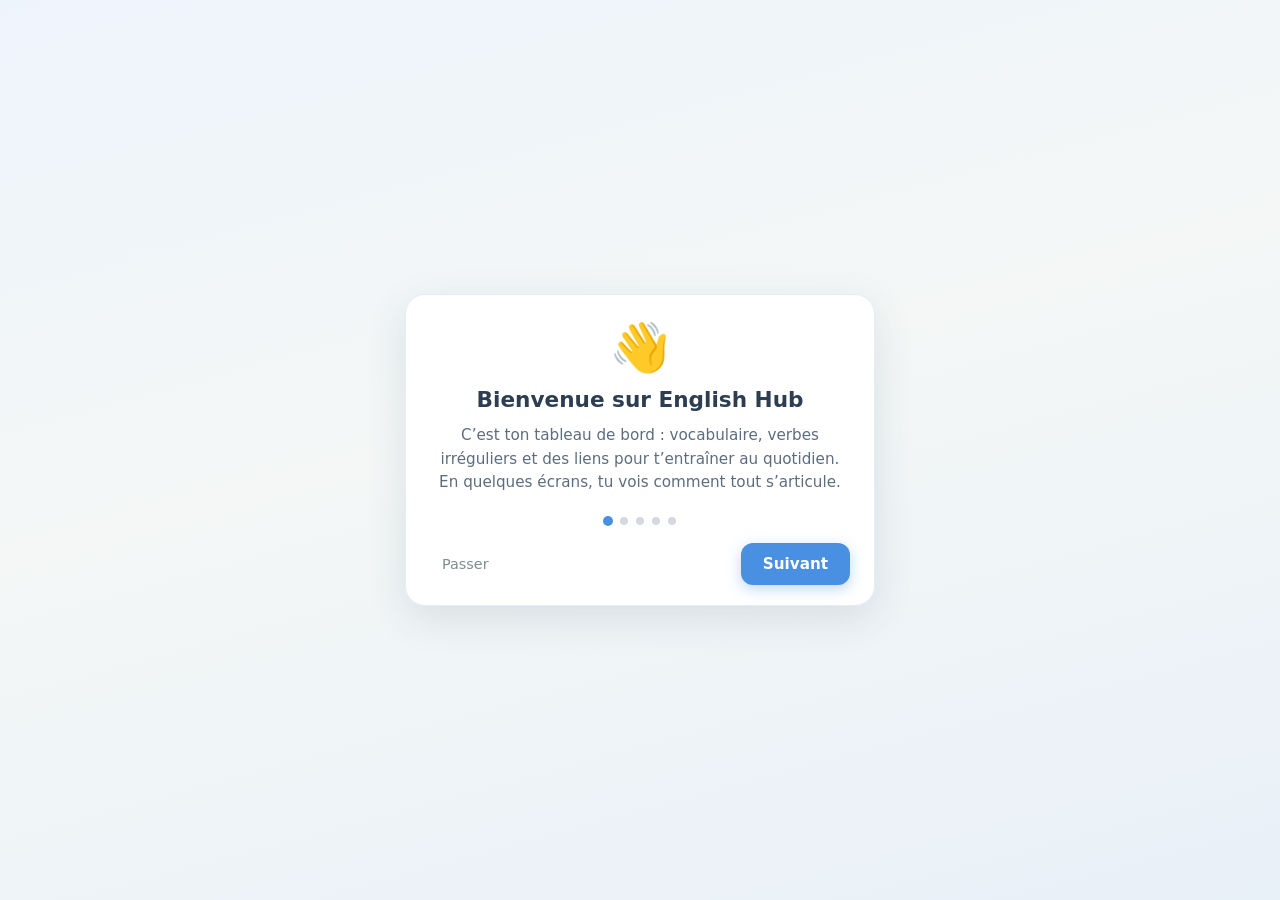
<file: index.html>
<!DOCTYPE html>
<html lang="fr">
<head>
    <meta charset="UTF-8">
    <meta name="viewport" content="width=device-width, initial-scale=1.0, maximum-scale=1.0, user-scalable=no">
    <title>English Hub</title>
    <script>
    (function () {
        try {
            if (localStorage.getItem('learnEnglish_onboarding_v1') === '1') {
                document.documentElement.classList.add('onboarding-done');
            }
        } catch (e) { /* private mode / denied */ }
    })();
    </script>
    <style>
    :root {
        --primary: #4a90e2;
        --secondary: #9b59b6;
        --bbc-red: #bb1919;
        --reading-orange: #e67e22;
        --dark: #2c3e50;
        --light: #f4f7f6;
        --white: #ffffff;
    }

    body {
        font-family: 'Segoe UI', system-ui, sans-serif;
        background: var(--light);
        margin: 0;
        padding: 20px;
        color: var(--dark);
    }

    .hub-container {
        max-width: 600px;
        margin: 0 auto;
    }

    h1 {
        font-size: 1.8rem;
        text-align: center;
        margin-bottom: 5px;
    }

    .subtitle {
        text-align: center;
        color: #7f8c8d;
        margin-bottom: 30px;
        font-size: 1rem;
    }

    .cards-grid {
        display: flex;
        flex-direction: column;
        gap: 15px;
    }

    .card {
        background: var(--white);
        border-radius: 16px;
        padding: 20px;
        box-shadow: 0 4px 15px rgba(0,0,0,0.05);
        transition: transform 0.2s;
        text-decoration: none;
        color: inherit;
        display: grid;
        grid-template-columns: 60px 1fr;
        align-items: center;
        border: 2px solid transparent;
    }

    .card:active { transform: scale(0.98); }

    .icon {
        font-size: 35px;
        display: flex;
        justify-content: center;
    }

    .card-content { padding-left: 10px; }

    h2 {
        margin: 0;
        font-size: 1.1rem;
    }

    p {
        color: #666;
        font-size: 0.85rem;
        margin: 5px 0 0 0;
        line-height: 1.3;
    }

    .card.vocab:hover, .card.vocab:active { border-color: var(--primary); }
    .card.verbs:hover, .card.verbs:active { border-color: var(--secondary); }
    .card.video:hover, .card.video:active { border-color: var(--bbc-red); }
    .card.reading:hover, .card.reading:active { border-color: var(--reading-orange); }

    .footer-info {
        text-align: center;
        margin-top: 40px;
        font-size: 0.75rem;
        color: #bdc3c7;
    }

    .footer-info button {
        display: block;
        margin: 10px auto 0;
        background: none;
        border: none;
        color: #95a5a6;
        font-size: inherit;
        font-family: inherit;
        text-decoration: underline;
        cursor: pointer;
        padding: 4px 8px;
    }

    .footer-info button:hover { color: var(--primary); }

    .footer-version {
        display: block;
        margin-top: 8px;
        opacity: 0.6;
        font-size: 0.7rem;
    }

    /* Onboarding */
    html.onboarding-done #onboarding-screen {
        display: none !important;
    }

    #onboarding-screen {
        position: fixed;
        inset: 0;
        z-index: 10000;
        background: linear-gradient(165deg, #eef4fc 0%, var(--light) 45%, #e8f0f8 100%);
        display: flex;
        flex-direction: column;
        align-items: center;
        justify-content: center;
        padding: 24px 20px;
        box-sizing: border-box;
    }

    .onboarding-panel {
        width: 100%;
        max-width: 420px;
        background: var(--white);
        border-radius: 20px;
        padding: 28px 24px 20px;
        box-shadow: 0 12px 40px rgba(44, 62, 80, 0.12);
        border: 1px solid rgba(74, 144, 226, 0.15);
    }

    .onboarding-emoji {
        font-size: 3rem;
        text-align: center;
        line-height: 1;
        margin-bottom: 16px;
    }

    .onboarding-panel h2 {
        font-size: 1.35rem;
        text-align: center;
        margin: 0 0 12px;
        color: var(--dark);
    }

    .onboarding-panel .onboarding-text {
        font-size: 0.95rem;
        color: #5d6d7e;
        line-height: 1.55;
        margin: 0;
        text-align: center;
    }

    .onboarding-dots {
        display: flex;
        justify-content: center;
        gap: 8px;
        margin: 22px 0 18px;
    }

    .onboarding-dots button {
        width: 8px;
        height: 8px;
        border-radius: 50%;
        border: none;
        padding: 0;
        background: #d5d8dc;
        cursor: pointer;
        transition: transform 0.15s, background 0.15s;
    }

    .onboarding-dots button[aria-current="true"] {
        background: var(--primary);
        transform: scale(1.25);
    }

    .onboarding-actions {
        display: flex;
        flex-wrap: wrap;
        gap: 10px;
        justify-content: space-between;
        align-items: center;
    }

    .onboarding-actions .left { margin-right: auto; }
    .onboarding-actions .right { margin-left: auto; display: flex; gap: 10px; }

    #onboarding-screen button.btn-ghost {
        background: transparent;
        border: none;
        color: #7f8c8d;
        font-size: 0.9rem;
        font-family: inherit;
        cursor: pointer;
        padding: 10px 12px;
        border-radius: 10px;
    }

    #onboarding-screen button.btn-ghost:hover {
        background: rgba(0,0,0,0.04);
        color: var(--dark);
    }

    #onboarding-screen button.btn-primary {
        background: var(--primary);
        color: var(--white);
        border: none;
        font-size: 0.95rem;
        font-weight: 600;
        font-family: inherit;
        padding: 12px 22px;
        border-radius: 12px;
        cursor: pointer;
        box-shadow: 0 4px 14px rgba(74, 144, 226, 0.35);
    }

    #onboarding-screen button.btn-primary:hover {
        filter: brightness(1.05);
    }

    #onboarding-screen button.btn-primary:active {
        transform: scale(0.98);
    }

    #onboarding-screen button:disabled {
        opacity: 0.4;
        cursor: not-allowed;
        box-shadow: none;
    }
    </style>
</head>
<body>

<div id="onboarding-screen" role="dialog" aria-modal="true" aria-labelledby="onboarding-title">
    <div class="onboarding-panel">
        <div class="onboarding-emoji" id="onboarding-emoji" aria-hidden="true">👋</div>
        <h2 id="onboarding-title">Bienvenue</h2>
        <p class="onboarding-text" id="onboarding-body"></p>
        <div class="onboarding-dots" id="onboarding-dots" aria-label="Étapes"></div>
        <div class="onboarding-actions">
            <div class="left">
                <button type="button" class="btn-ghost" id="onboarding-skip">Passer</button>
            </div>
            <div class="right">
                <button type="button" class="btn-ghost" id="onboarding-prev">Précédent</button>
                <button type="button" class="btn-primary" id="onboarding-next">Suivant</button>
            </div>
        </div>
    </div>
</div>

<div class="hub-container">
    <h1>English Hub</h1>
    <p class="subtitle">Prêt pour ta dose d'anglais ?</p>

    <div class="cards-grid">
        <a href="vocabulaire.html" class="card vocab">
            <div class="icon">📚</div>
            <div class="card-content">
                <h2>Vocabulaire</h2>
                <p>Lexique thématique et Masteries.</p>
            </div>
        </a>

        <a href="verbes.html" class="card verbs">
            <div class="icon">⚡</div>
            <div class="card-content">
                <h2>Verbes Irréguliers</h2>
                <p>Les 3 formes sans hésiter.</p>
            </div>
        </a>

        <a href="https://www.bbc.co.uk/learningenglish/english/features/6-minute-english" target="_blank" rel="noopener noreferrer" class="card video">
            <div class="icon">📺</div>
            <div class="card-content">
                <h2>BBC Learning</h2>
                <p>Immersion audio de 6 minutes.</p>
            </div>
        </a>

        <a href="https://www.newsinlevels.com/" target="_blank" rel="noopener noreferrer" class="card reading">
            <div class="icon">📰</div>
            <div class="card-content">
                <h2>Daily Reading</h2>
                <p>L'actualité adaptée à ton niveau.</p>
            </div>
        </a>
    </div>

    <div class="footer-info">
        Statistiques sauvegardées localement.
        <button type="button" id="replay-onboarding">Revoir l’introduction</button>
        <span class="footer-version">v4.13</span>
    </div>
</div>

<script>
(function () {
    var STORAGE_KEY = 'learnEnglish_onboarding_v1';
    var slides = [
        {
            emoji: '👋',
            title: 'Bienvenue sur English Hub',
            text: 'C’est ton tableau de bord : vocabulaire, verbes irréguliers et des liens pour t’entraîner au quotidien. En quelques écrans, tu vois comment tout s’articule.'
        },
        {
            emoji: '📚',
            title: 'Vocabulaire',
            text: 'Choisis un thème, réponds au quiz, gagne de l’XP et remplis tes objectifs. Tes progrès et ton inventaire restent sur cet appareil (navigateur).'
        },
        {
            emoji: '⚡',
            title: 'Verbes irréguliers',
            text: 'Une page dédiée pour réviser les trois formes (base, prétérit, participe). Idéal en complément du vocabulaire.'
        },
        {
            emoji: '🌍',
            title: 'Ressources en ligne',
            text: 'BBC 6 Minute English et la lecture graduée t’ouvrent l’oreille et la lecture en vrai anglais. Ces liens s’ouvrent dans un nouvel onglet.'
        },
        {
            emoji: '🚀',
            title: 'C’est parti',
            text: 'Tu peux revenir quand tu veux : rien n’est envoyé sur un serveur pour cette appli. Pour revoir cette introduction, utilise le lien en bas du hub.'
        }
    ];

    var idx = 0;
    var elScreen = document.getElementById('onboarding-screen');
    var elEmoji = document.getElementById('onboarding-emoji');
    var elTitle = document.getElementById('onboarding-title');
    var elBody = document.getElementById('onboarding-body');
    var elDots = document.getElementById('onboarding-dots');
    var btnPrev = document.getElementById('onboarding-prev');
    var btnNext = document.getElementById('onboarding-next');
    var btnSkip = document.getElementById('onboarding-skip');

    function finish() {
        try {
            localStorage.setItem(STORAGE_KEY, '1');
        } catch (e) { /* ignore */ }
        document.documentElement.classList.add('onboarding-done');
    }

    function renderDots() {
        elDots.innerHTML = '';
        for (var i = 0; i < slides.length; i++) {
            var b = document.createElement('button');
            b.type = 'button';
            b.setAttribute('aria-label', 'Étape ' + (i + 1));
            if (i === idx) b.setAttribute('aria-current', 'true');
            (function (j) {
                b.addEventListener('click', function () {
                    idx = j;
                    render();
                });
            })(i);
            elDots.appendChild(b);
        }
    }

    function render() {
        var s = slides[idx];
        elEmoji.textContent = s.emoji;
        elTitle.textContent = s.title;
        elBody.textContent = s.text;
        btnPrev.disabled = idx === 0;
        btnPrev.style.visibility = idx === 0 ? 'hidden' : 'visible';
        if (idx === slides.length - 1) {
            btnNext.textContent = 'Commencer';
        } else {
            btnNext.textContent = 'Suivant';
        }
        renderDots();
    }

    btnPrev.addEventListener('click', function () {
        if (idx > 0) {
            idx--;
            render();
        }
    });

    btnNext.addEventListener('click', function () {
        if (idx < slides.length - 1) {
            idx++;
            render();
        } else {
            finish();
        }
    });

    btnSkip.addEventListener('click', finish);

    var replay = document.getElementById('replay-onboarding');
    if (replay) {
        replay.addEventListener('click', function () {
            try {
                localStorage.removeItem(STORAGE_KEY);
            } catch (e) { /* ignore */ }
            document.documentElement.classList.remove('onboarding-done');
            idx = 0;
            render();
        });
    }

    render();
})();
</script>
</body>
</html>
</file>
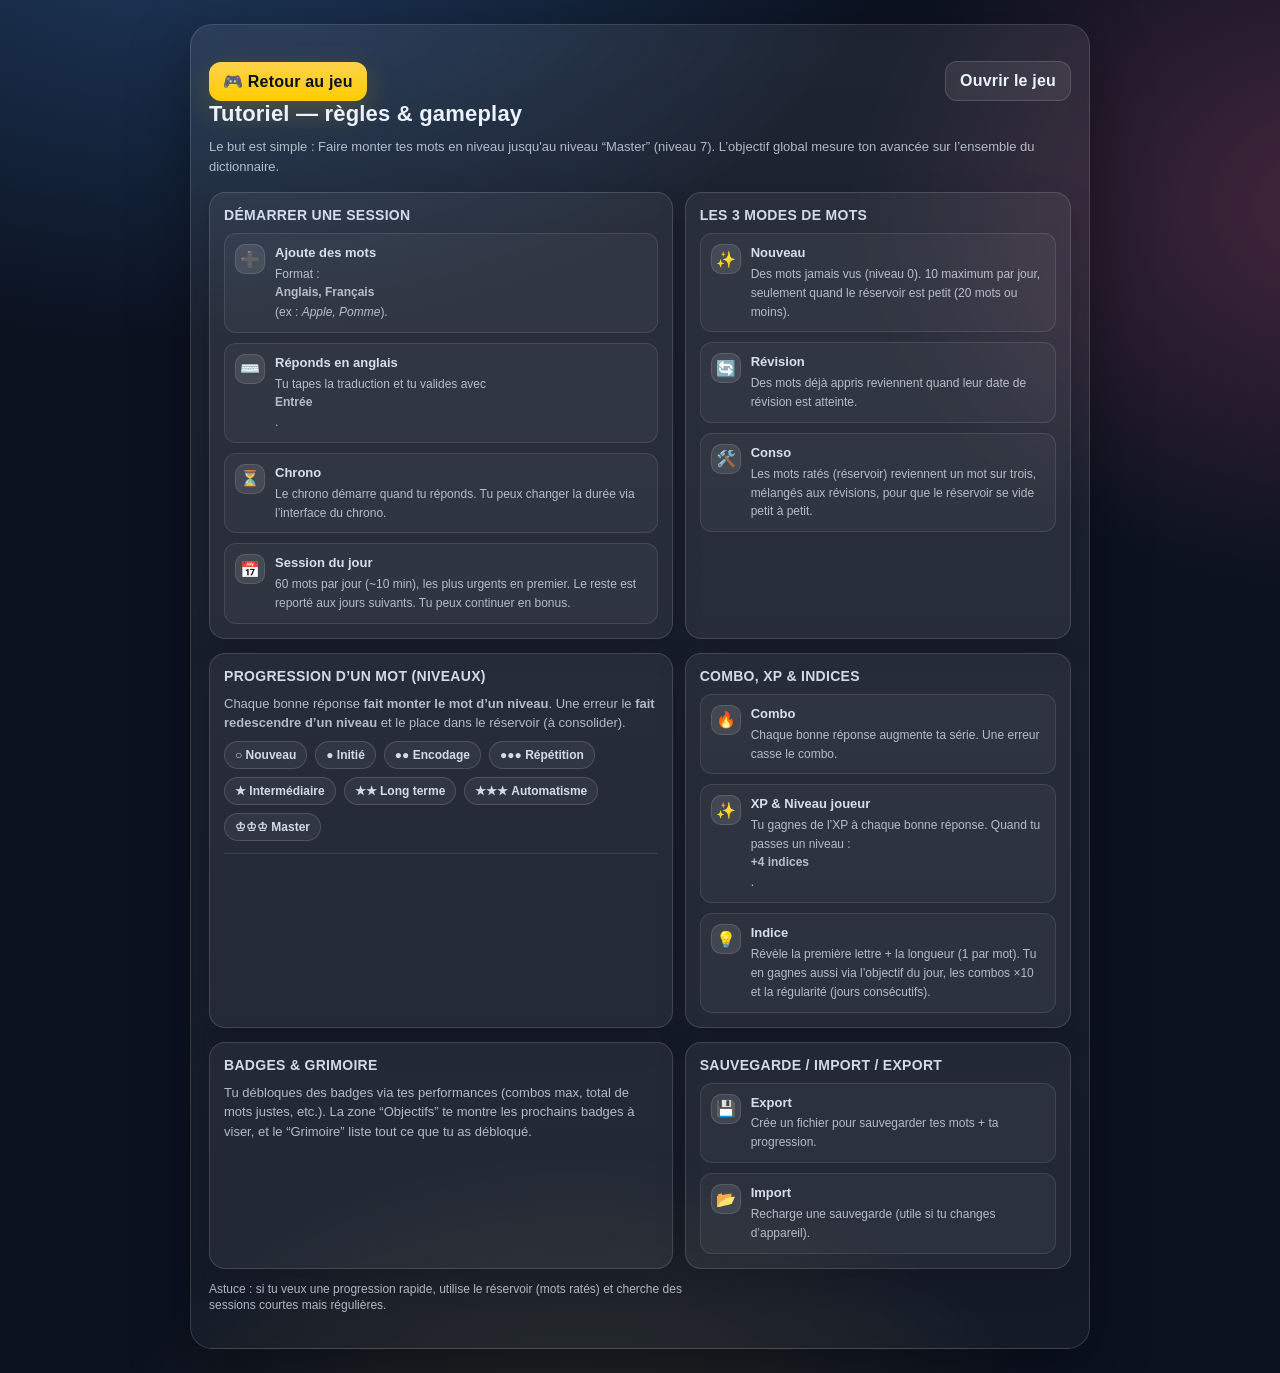
<file: tuto-anglais.html>
<!DOCTYPE html>
<html lang="fr">
<head>
    <meta charset="UTF-8">
    <meta name="viewport" content="width=device-width, initial-scale=1.0">
    <title>Tutoriel — English Master</title>
    <style>
        :root{
            --primary:#4a90e2;
            --success:#2ecc71;
            --danger:#e74c3c;
            --accent:#f39c12;
            --violet:#9b59b6;
            --pink:#f06292;
            --gold:#FFD700;

            --bg-main:#0b1220;
            --bg-card:rgba(255,255,255,0.06);
            --bg-card-2:rgba(255,255,255,0.10);
            --text:#eaf2ff;
            --muted:rgba(234,242,255,0.72);
            --border:rgba(255,255,255,0.14);

            --radius:16px;
            --shadow:rgba(0,0,0,0.35);
            --font:'Segoe UI', Tahoma, Geneva, Verdana, sans-serif;
        }

        *{ box-sizing:border-box; }
        body{
            margin:0;
            font-family:var(--font);
            color:var(--text);
            background:
                radial-gradient(1200px 800px at 15% -10%, rgba(74,144,226,0.35), transparent 60%),
                radial-gradient(900px 700px at 105% 15%, rgba(240,98,146,0.25), transparent 55%),
                radial-gradient(1000px 900px at 45% 120%, rgba(255,211,77,0.18), transparent 55%),
                var(--bg-main);
            padding:24px;
        }

        .wrap{ max-width:900px; margin:0 auto; }

        .hero{
            background: linear-gradient(180deg, rgba(255,255,255,0.08), rgba(255,255,255,0.04));
            border:1px solid var(--border);
            border-radius:calc(var(--radius) + 6px);
            box-shadow:0 18px 60px var(--shadow);
            padding:22px 18px;
            backdrop-filter: blur(10px);
            -webkit-backdrop-filter: blur(10px);
        }

        .title{
            display:flex;
            align-items:center;
            gap:12px;
            flex-wrap:wrap;
            margin:0 0 10px 0;
        }
        .badge{
            display:inline-flex;
            align-items:center;
            gap:8px;
            padding:6px 10px;
            border-radius:999px;
            border:1px solid var(--border);
            background:rgba(255,255,255,0.06);
            font-weight:800;
            letter-spacing:0.3px;
            font-size:12px;
            color:var(--muted);
        }
        h1{
            margin:0;
            font-size:22px;
            letter-spacing:0.2px;
        }
        .subtitle{
            margin:0;
            color:var(--muted);
            line-height:1.5;
            font-size:13px;
        }

        .grid{
            display:grid;
            grid-template-columns: 1fr;
            gap:12px;
            margin-top:14px;
        }
        @media (min-width: 820px){
            .grid{ grid-template-columns: 1.2fr 1fr; }
        }

        .card{
            background: var(--bg-card);
            border:1px solid var(--border);
            border-radius: var(--radius);
            padding:14px;
            box-shadow: 0 10px 30px rgba(0,0,0,0.18);
        }
        .card h2{
            margin:0 0 10px 0;
            font-size:14px;
            letter-spacing:0.3px;
            text-transform:uppercase;
            color:rgba(234,242,255,0.88);
        }

        .list{
            margin:0;
            padding:0;
            list-style:none;
            display:flex;
            flex-direction:column;
            gap:10px;
        }
        .item{
            display:flex;
            gap:10px;
            align-items:flex-start;
            padding:10px 10px;
            border-radius: 12px;
            border:1px solid rgba(255,255,255,0.10);
            background: rgba(255,255,255,0.04);
        }
        .ico{
            width:30px;
            height:30px;
            border-radius:10px;
            display:flex;
            align-items:center;
            justify-content:center;
            background: var(--bg-card-2);
            border:1px solid rgba(255,255,255,0.12);
            flex: 0 0 auto;
            font-size:16px;
        }
        .txt b{ display:block; margin-bottom:2px; }
        .txt{
            color: rgba(234,242,255,0.90);
            font-size:13px;
            line-height:1.45;
        }
        .txt small{ color: var(--muted); font-size:12px; }

        .pill-row{
            display:flex;
            flex-wrap:wrap;
            gap:8px;
            margin-top:8px;
        }
        .pill{
            border:1px solid rgba(255,255,255,0.14);
            background: rgba(255,255,255,0.05);
            border-radius:999px;
            padding:6px 10px;
            font-size:12px;
            color:rgba(234,242,255,0.88);
            display:inline-flex;
            gap:8px;
            align-items:center;
            font-weight:700;
        }

        .hr{
            height:1px;
            background: rgba(255,255,255,0.10);
            margin:12px 0;
            border-radius:999px;
        }

        .cta{
            display:flex;
            gap:10px;
            flex-wrap:wrap;
            margin-top:14px;
            justify-content: space-between;
            align-items:center;
        }
        .btn{
            appearance:none;
            border:none;
            cursor:pointer;
            padding:10px 14px;
            border-radius: 12px;
            font-weight:900;
            letter-spacing:0.2px;
            color:#07101f;
            background: linear-gradient(180deg, #ffd34d, #ffcc00);
            box-shadow: 0 10px 30px rgba(255,204,0,0.20);
            text-decoration:none;
            display:inline-flex;
            align-items:center;
            gap:10px;
        }
        .btn.secondary{
            background: rgba(255,255,255,0.08);
            color: var(--text);
            border: 1px solid rgba(255,255,255,0.14);
            box-shadow:none;
        }
        .note{
            color: var(--muted);
            font-size:12px;
            line-height:1.4;
            max-width: 520px;
        }
    </style>
</head>
<body>
    <div class="wrap">
        <div class="hero">
		<div class="cta">
                <a class="btn" href="#" onclick="window.close(); return false;">🎮 Retour au jeu</a>
                <a class="btn secondary" href="vocabulaire.html">Ouvrir le jeu</a>
            </div>
            <div class="title">

                <h1>Tutoriel — règles & gameplay</h1>
            </div>
			
            <p class="subtitle">
                Le but est simple : Faire monter tes mots en niveau jusqu'au niveau  “Master” (niveau 7). L’objectif global mesure ton avancée sur l’ensemble du dictionnaire.
                    </p>
            </p>

            <div class="grid">
                <section class="card">
                    <h2>Démarrer une session</h2>
                    <ul class="list">
                        <li class="item">
                            <div class="ico">➕</div>
                            <div class="txt">
                                <b>Ajoute des mots</b>
                                <small>Format : <b>Anglais, Français</b> (ex : <i>Apple, Pomme</i>).</small>
                            </div>
                        </li>
                        <li class="item">
                            <div class="ico">⌨️</div>
                            <div class="txt">
                                <b>Réponds en anglais</b>
                                <small>Tu tapes la traduction et tu valides avec <b>Entrée</b>.</small>
                            </div>
                        </li>
                        <li class="item">
                            <div class="ico">⏳</div>
                            <div class="txt">
                                <b>Chrono</b>
                                <small>Le chrono démarre quand tu réponds. Tu peux changer la durée via l’interface du chrono.</small>
                            </div>
                        </li>
                        <li class="item">
                            <div class="ico">📅</div>
                            <div class="txt">
                                <b>Session du jour</b>
                                <small>60 mots par jour (~10 min), les plus urgents en premier. Le reste est reporté aux jours suivants. Tu peux continuer en bonus.</small>
                            </div>
                        </li>
                    </ul>
                </section>

                <section class="card">
                    <h2>Les 3 modes de mots</h2>
                    <ul class="list">
                        <li class="item">
                            <div class="ico">✨</div>
                            <div class="txt">
                                <b>Nouveau</b>
                                <small>Des mots jamais vus (niveau 0). 10 maximum par jour, seulement quand le réservoir est petit (20 mots ou moins).</small>
                            </div>
                        </li>
                        <li class="item">
                            <div class="ico">🔄</div>
                            <div class="txt">
                                <b>Révision</b>
                                <small>Des mots déjà appris reviennent quand leur date de révision est atteinte.</small>
                            </div>
                        </li>
                        <li class="item">
                            <div class="ico">🛠️</div>
                            <div class="txt">
                                <b>Conso</b>
                                <small>Les mots ratés (réservoir) reviennent un mot sur trois, mélangés aux révisions, pour que le réservoir se vide petit à petit.</small>
                            </div>
                        </li>
                    </ul>
                </section>
            </div>

            <div class="grid">
                <section class="card">
                    <h2>Progression d’un mot (niveaux)</h2>
                    <p class="subtitle" style="margin-top:0">
                        Chaque bonne réponse <b>fait monter le mot d’un niveau</b>. Une erreur le <b>fait redescendre d’un niveau</b>
                        et le place dans le réservoir (à consolider).
                    </p>
                    <div class="pill-row">
                        <span class="pill">○ Nouveau</span>
                        <span class="pill">● Initié</span>
                        <span class="pill">●● Encodage</span>
                        <span class="pill">●●● Répétition</span>
                        <span class="pill">★ Intermédiaire</span>
                        <span class="pill">★★ Long terme</span>
                        <span class="pill">★★★ Automatisme</span>
                        <span class="pill">♔♔♔ Master</span>
                    </div>
                    <div class="hr"></div>
                  
                </section>

                <section class="card">
                    <h2>Combo, XP & indices</h2>
                    <ul class="list">
                        <li class="item">
                            <div class="ico">🔥</div>
                            <div class="txt">
                                <b>Combo</b>
                                <small>Chaque bonne réponse augmente ta série. Une erreur casse le combo.</small>
                            </div>
                        </li>
                        <li class="item">
                            <div class="ico">✨</div>
                            <div class="txt">
                                <b>XP & Niveau joueur</b>
                                <small>Tu gagnes de l’XP à chaque bonne réponse. Quand tu passes un niveau : <b>+4 indices</b>.</small>
                            </div>
                        </li>
                        <li class="item">
                            <div class="ico">💡</div>
                            <div class="txt">
                                <b>Indice</b>
                                <small>Révèle la première lettre + la longueur (1 par mot). Tu en gagnes aussi via l’objectif du jour, les combos ×10 et la régularité (jours consécutifs).</small>
                            </div>
                        </li>
                    </ul>
                </section>
            </div>

            <div class="grid">
                <section class="card">
                    <h2>Badges & grimoire</h2>
                    <p class="subtitle" style="margin-top:0">
                        Tu débloques des badges via tes performances (combos max, total de mots justes, etc.).
                        La zone “Objectifs” te montre les prochains badges à viser, et le “Grimoire” liste tout ce que tu as débloqué.
                    </p>
                </section>

                <section class="card">
                    <h2>Sauvegarde / import / export</h2>
                    <ul class="list">
                        <li class="item">
                            <div class="ico">💾</div>
                            <div class="txt">
                                <b>Export</b>
                                <small>Crée un fichier pour sauvegarder tes mots + ta progression.</small>
                            </div>
                        </li>
                        <li class="item">
                            <div class="ico">📂</div>
                            <div class="txt">
                                <b>Import</b>
                                <small>Recharge une sauvegarde (utile si tu changes d’appareil).</small>
                            </div>
                        </li>
                    </ul>
                </section>
            </div>


            <p class="note">
                Astuce : si tu veux une progression rapide, utilise le réservoir (mots ratés) et cherche des sessions courtes mais régulières.
            </p>
        </div>
    </div>
</body>
</html>
</file>
